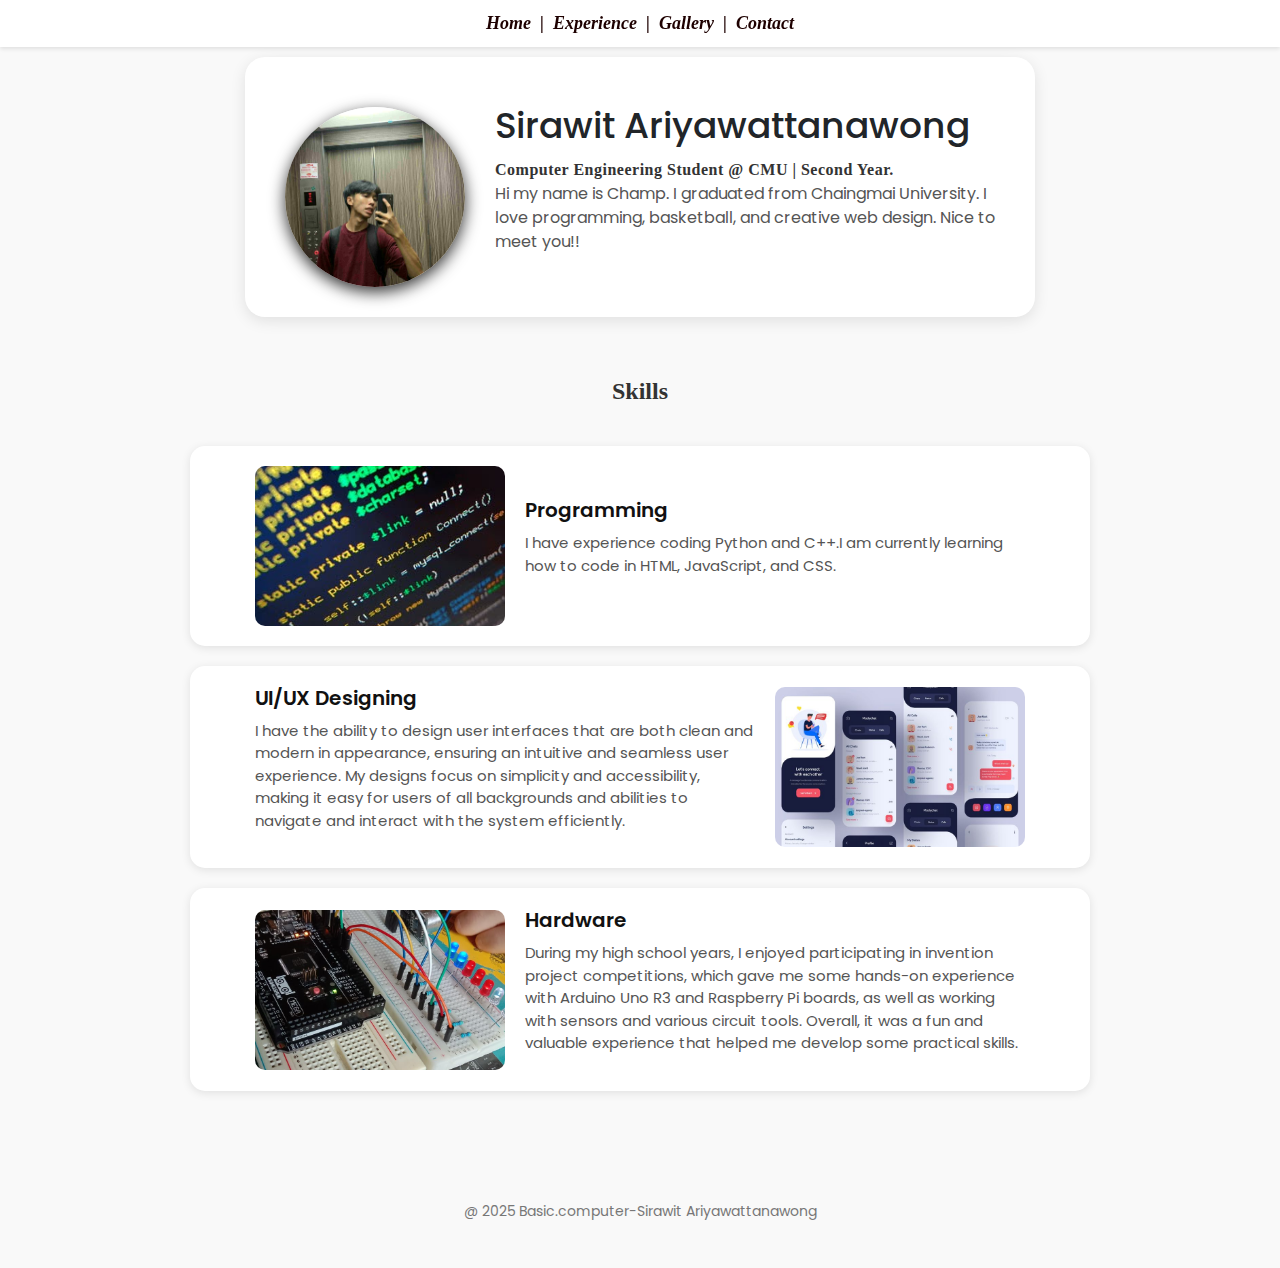
<file: index.html>
<!DOCTYPE html>
<html lang="en">
<head>
    <link href="https://cdn.jsdelivr.net/npm/bootstrap@5.3.7/dist/css/bootstrap.min.css" rel="stylesheet" integrity="sha384-LN+7fdVzj6u52u30Kp6M/trliBMCMKTyK833zpbD+pXdCLuTusPj697FH4R/5mcr" crossorigin="anonymous">
    <script src="https://cdn.jsdelivr.net/npm/bootstrap@5.3.7/dist/js/bootstrap.bundle.min.js" integrity="sha384-ndDqU0Gzau9qJ1lfW4pNLlhNTkCfHzAVBReH9diLvGRem5+R9g2FzA8ZGN954O5Q" crossorigin="anonymous"></script>
    <link href="https://cdn.jsdelivr.net/npm/bootstrap@5.3.0/dist/css/bootstrap.min.css" rel="stylesheet">
    
    <meta charset="UTF-8">
    <meta name="viewport" content="width=device-width, initial-scale=1.0">
    <title>My Portfolio</title>
    <link rel="stylesheet" href="css/style.css">
    <link href="https://fonts.googleapis.com/css2?family=Poppins:wght@400;600&display=swap" rel="stylesheet">

</head>
<body>

<nav class="navbar fixed-top bg-white">
  <div class="container justify-content-center">
    
    <a class="nav-link font-soft" href="index.html">Home &nbsp;|&nbsp;&nbsp;</a>
    <a class="nav-link font-soft" href="experience.html">Experience &nbsp;|&nbsp;&nbsp;</a>
    <a class="nav-link font-soft" href="gallery.html">Gallery &nbsp;|&nbsp;&nbsp;</a>
    <a class="nav-link font-soft" href="contact.html">Contact</a>
    
  </div>
</nav>

 <div class="intro">
    <img src="profile pic lab1.jfif" alt="Profile Picture" class="profile-pic" />
    <div class="intro-text">
      <h1>Sirawit Ariyawattanawong</h1>
      <p><span class="subheading">Computer Engineering Student @ CMU | Second year.</span><br>
      Hi my name is Champ. I graduated from Chaingmai University. I love programming, basketball, and creative web design. Nice to meet you!!</p>
  </div>
</div>

<section class="skills-section">
  <h2 class="subheading2">Skills</h2>


  <div class="skill-card">
    <img src="pics1.jfif" alt="Programming" class="skill-img">
    <div class="skill-text">
      <h3>Programming</h3>
      <p>
        I have experience coding Python and C++.I am currently learning how to code in HTML, JavaScript, and CSS.
      </p>
    </div>
  </div>


  <div class="skill-card">
    <div class="skill-text">
      <h3>UI/UX Designing</h3>
      <p>
        I have the ability to design user interfaces that are both clean and modern in appearance, ensuring an intuitive and seamless user experience. My designs focus on simplicity and accessibility, making it easy for users of all backgrounds and abilities to navigate and interact with the system efficiently.
      </p>
    </div>
    <img src="pics3.jfif" alt="UI/UX" class="skill-img">
  </div>

  
  <div class="skill-card">
    <img src="pics2.jfif" alt="DevOps" class="skill-img">
    <div class="skill-text">
      <h3>Hardware</h3>
      <p>
        During my high school years, I enjoyed participating in invention project competitions, which gave me some hands-on experience with Arduino Uno R3 and Raspberry Pi boards, as well as working with sensors and various circuit tools. Overall, it was a fun and valuable experience that helped me develop some practical skills.
      </p>
    </div>
  </div>
</section>


<footer class="footer">
  <p>@ 2025 Basic.computer-Sirawit Ariyawattanawong</p>
</footer>


</body>
</html>
</file>
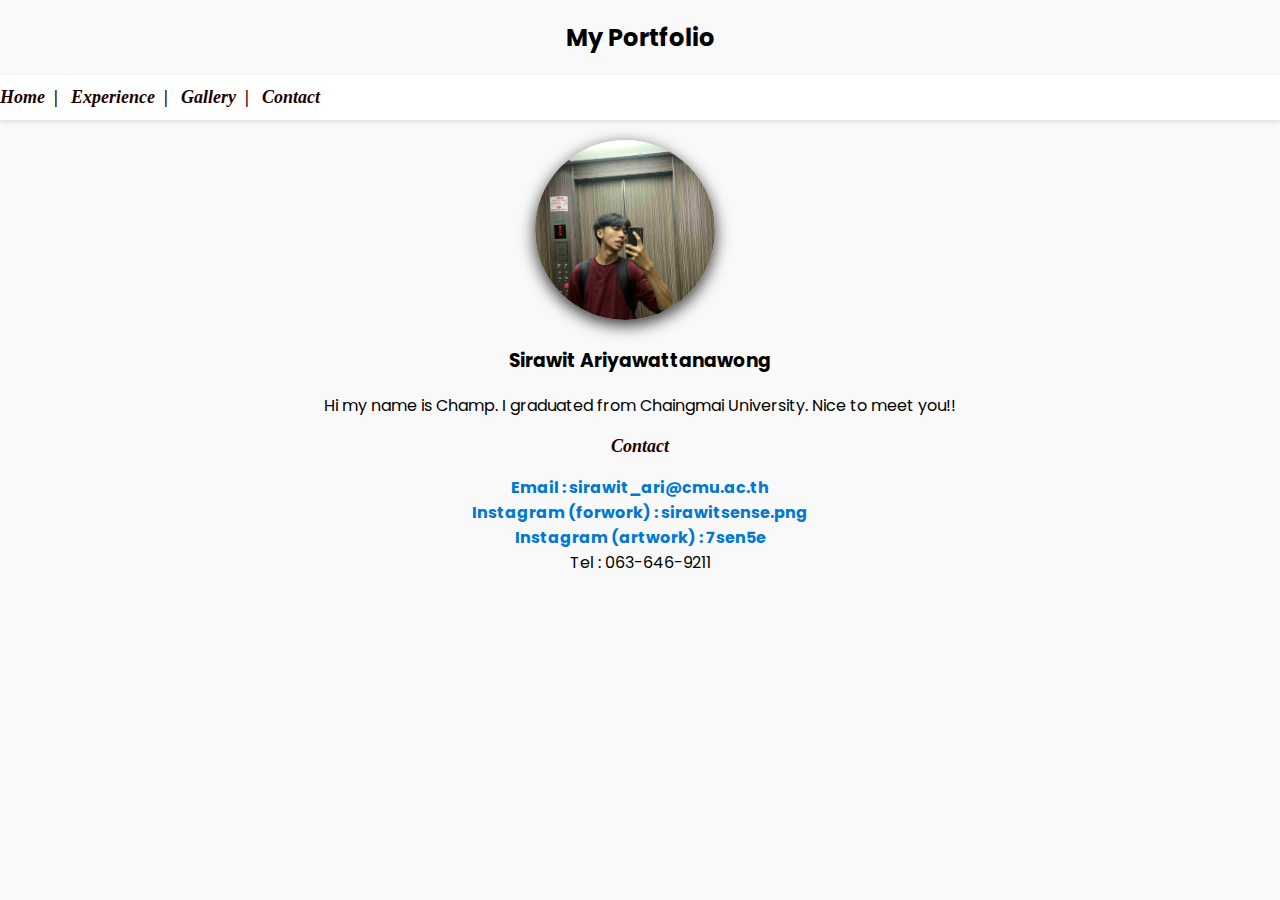
<file: contact.html>
<!DOCTYPE html>
<html lang="en">
<head>
    <link href="https://cdn.jsdelivr.net/npm/bootstrap@5.3.7/dist/css/bootstrap.min.css" rel="stylesheet" integrity="sha384-LN+7fdVzj6u52u30Kp6M/trliBMCMKTyK833zpbD+pXdCLuTusPj697FH4R/5mcr" crossorigin="anonymous">
    <script src="https://cdn.jsdelivr.net/npm/bootstrap@5.3.7/dist/js/bootstrap.bundle.min.js" integrity="sha384-ndDqU0Gzau9qJ1lfW4pNLlhNTkCfHzAVBReH9diLvGRem5+R9g2FzA8ZGN954O5Q" crossorigin="anonymous"></script>
    
    <meta charset="UTF-8">
    <meta name="viewport" content="width=device-width, initial-scale=1.0">
    <title>My Portfolio</title>
    <link rel="stylesheet" href="css/style.css">
    <link href="https://fonts.googleapis.com/css2?family=Poppins:wght@400;600&display=swap" rel="stylesheet">
    

</head>
<body>

<div class="centered">   
    <h2 class="font-embossed">My Portfolio</h2>
</div>     

<nav class="navbar fixed-top bg-white">
  <div class="container justify-content-center">
    
    <a class="nav-link font-soft" href="index.html">Home &nbsp;|&nbsp;&nbsp;</a>
    <a class="nav-link font-soft" href="experience.html">Experience &nbsp;|&nbsp;&nbsp;</a>
    <a class="nav-link font-soft" href="gallery.html">Gallery &nbsp;|&nbsp;&nbsp;</a>
    <a class="nav-link font-soft" href="contact.html">Contact</a>
    
  </div>
</nav>

<div class="centered"> 
    <img src="profile pic lab1.jfif" width=200px alt=""  class="profile-pic"/>
</div>

<div class="centered">   
    <h3>Sirawit Ariyawattanawong</h3>
</div> 

<div class="centered"> 
    <p>
      Hi my name is Champ. I graduated from Chaingmai University. Nice to meet you!!
    </p>
</div>

<div class="centered" >   
    <h3 class="font-soft">Contact</h3>
</div>


<div class="centered"> 
   <p> <a href="https://outlook.office.com/mail/"target="_blank">Email : sirawit_ari@cmu.ac.th </a> <br>
    
    <a href="https://www.instagram.com/sirawitsense.png/profilecard/?igsh=MW11ZXY0czdia25rNA==4
    "target="_blank">Instagram (forwork) : sirawitsense.png  </a> <br>

    <a href="https://www.instagram.com/7sen5e?igsh=MWUzcTFrOXpsand0aA%3D%3D&utm_source=qr
    "target="_blank">Instagram (artwork) : 7sen5e  </a> <br>
    
    Tel : 063-646-9211
 </p>
 
</div>



</body>
</html>
</file>
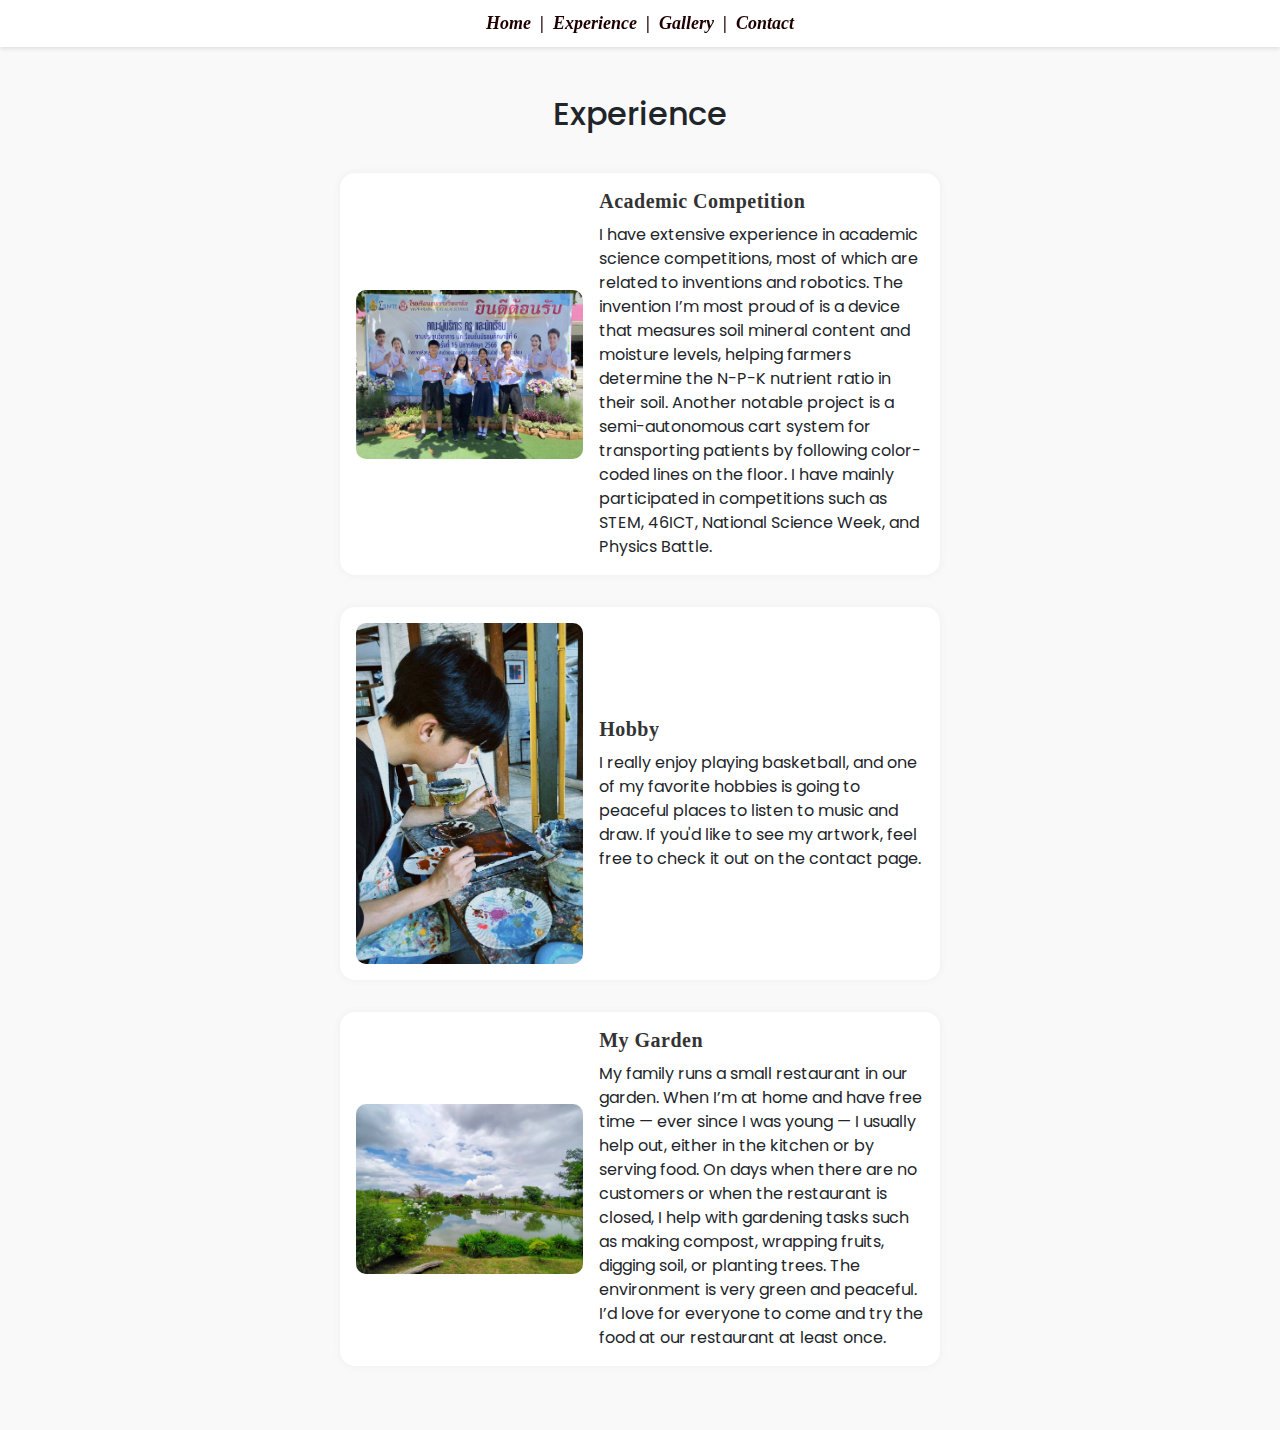
<file: experience.html>
<!DOCTYPE html>
<html lang="en">
<head>
    <link href="https://cdn.jsdelivr.net/npm/bootstrap@5.3.7/dist/css/bootstrap.min.css" rel="stylesheet" integrity="sha384-LN+7fdVzj6u52u30Kp6M/trliBMCMKTyK833zpbD+pXdCLuTusPj697FH4R/5mcr" crossorigin="anonymous">
    <script src="https://cdn.jsdelivr.net/npm/bootstrap@5.3.7/dist/js/bootstrap.bundle.min.js" integrity="sha384-ndDqU0Gzau9qJ1lfW4pNLlhNTkCfHzAVBReH9diLvGRem5+R9g2FzA8ZGN954O5Q" crossorigin="anonymous"></script>
    <link href="https://cdn.jsdelivr.net/npm/bootstrap@5.3.0/dist/css/bootstrap.min.css" rel="stylesheet">

     <link href="https://cdn.jsdelivr.net/npm/bootstrap@5.3.0/dist/css/bootstrap.min.css" rel="stylesheet">
    
    <meta charset="UTF-8">
    <meta name="viewport" content="width=device-width, initial-scale=1.0">
    <title>My Portfolio</title>
    <link rel="stylesheet" href="css/style.css">
    <link href="https://fonts.googleapis.com/css2?family=Poppins:wght@400;600&display=swap" rel="stylesheet">


</head>
<body>

<nav class="navbar fixed-top bg-white">
  <div class="container justify-content-center">
    
    <a class="nav-link font-soft" href="index.html">Home &nbsp;|&nbsp;&nbsp;</a>
    <a class="nav-link font-soft" href="experience.html">Experience &nbsp;|&nbsp;&nbsp;</a>
    <a class="nav-link font-soft" href="gallery.html">Gallery &nbsp;|&nbsp;&nbsp;</a>
    <a class="nav-link font-soft" href="contact.html">Contact</a>
    
  </div>
</nav>

<div class="container py-5">
    <h2 class="text-center mb-4">Experience</h2>
    
    <div class="d-flex flex-wrap justify-content-center">

      
      <div class="card-custom bg-white">
        <img src="pics6.png" alt="Project MIS">
        <div class="card-body">
          <h5 class="card-title subheading">Academic competition</h5>
          <p class="card-text">I have extensive experience in academic science competitions, most of which are related to inventions and robotics. The invention I’m most proud of is a device that measures soil mineral content and moisture levels, helping farmers determine the N-P-K nutrient ratio in their soil. Another notable project is a semi-autonomous cart system for transporting patients by following color-coded lines on the floor. I have mainly participated in competitions such as STEM, 46ICT, National Science Week, and Physics Battle.</p>
        </div>
      </div>

      
      <div class="card-custom bg-white">
        <img src="pics7.jpg" alt="CPE Scholar">
        <div class="card-body">
          <h5 class="card-title subheading">Hobby</h5>
          <p class="card-text">I really enjoy playing basketball, and one of my favorite hobbies is going to peaceful places to listen to music and draw. If you'd like to see my artwork, feel free to check it out on the contact page.</p>
        </div>
      </div>

      
      <div class="card-custom bg-white">
        <img src="pics4garden.jpg" alt="Biobank">
        <div class="card-body">
          <h5 class="card-title subheading">My Garden</h5>
          <p class="card-text">My family runs a small restaurant in our garden. When I’m at home and have free time — ever since I was young — I usually help out, either in the kitchen or by serving food. On days when there are no customers or when the restaurant is closed, I help with gardening tasks such as making compost, wrapping fruits, digging soil, or planting trees. The environment is very green and peaceful. I’d love for everyone to come and try the food at our restaurant at least once.</p>
        </div>
      </div>

    </div>
  </div>


</body>
</html>
</file>
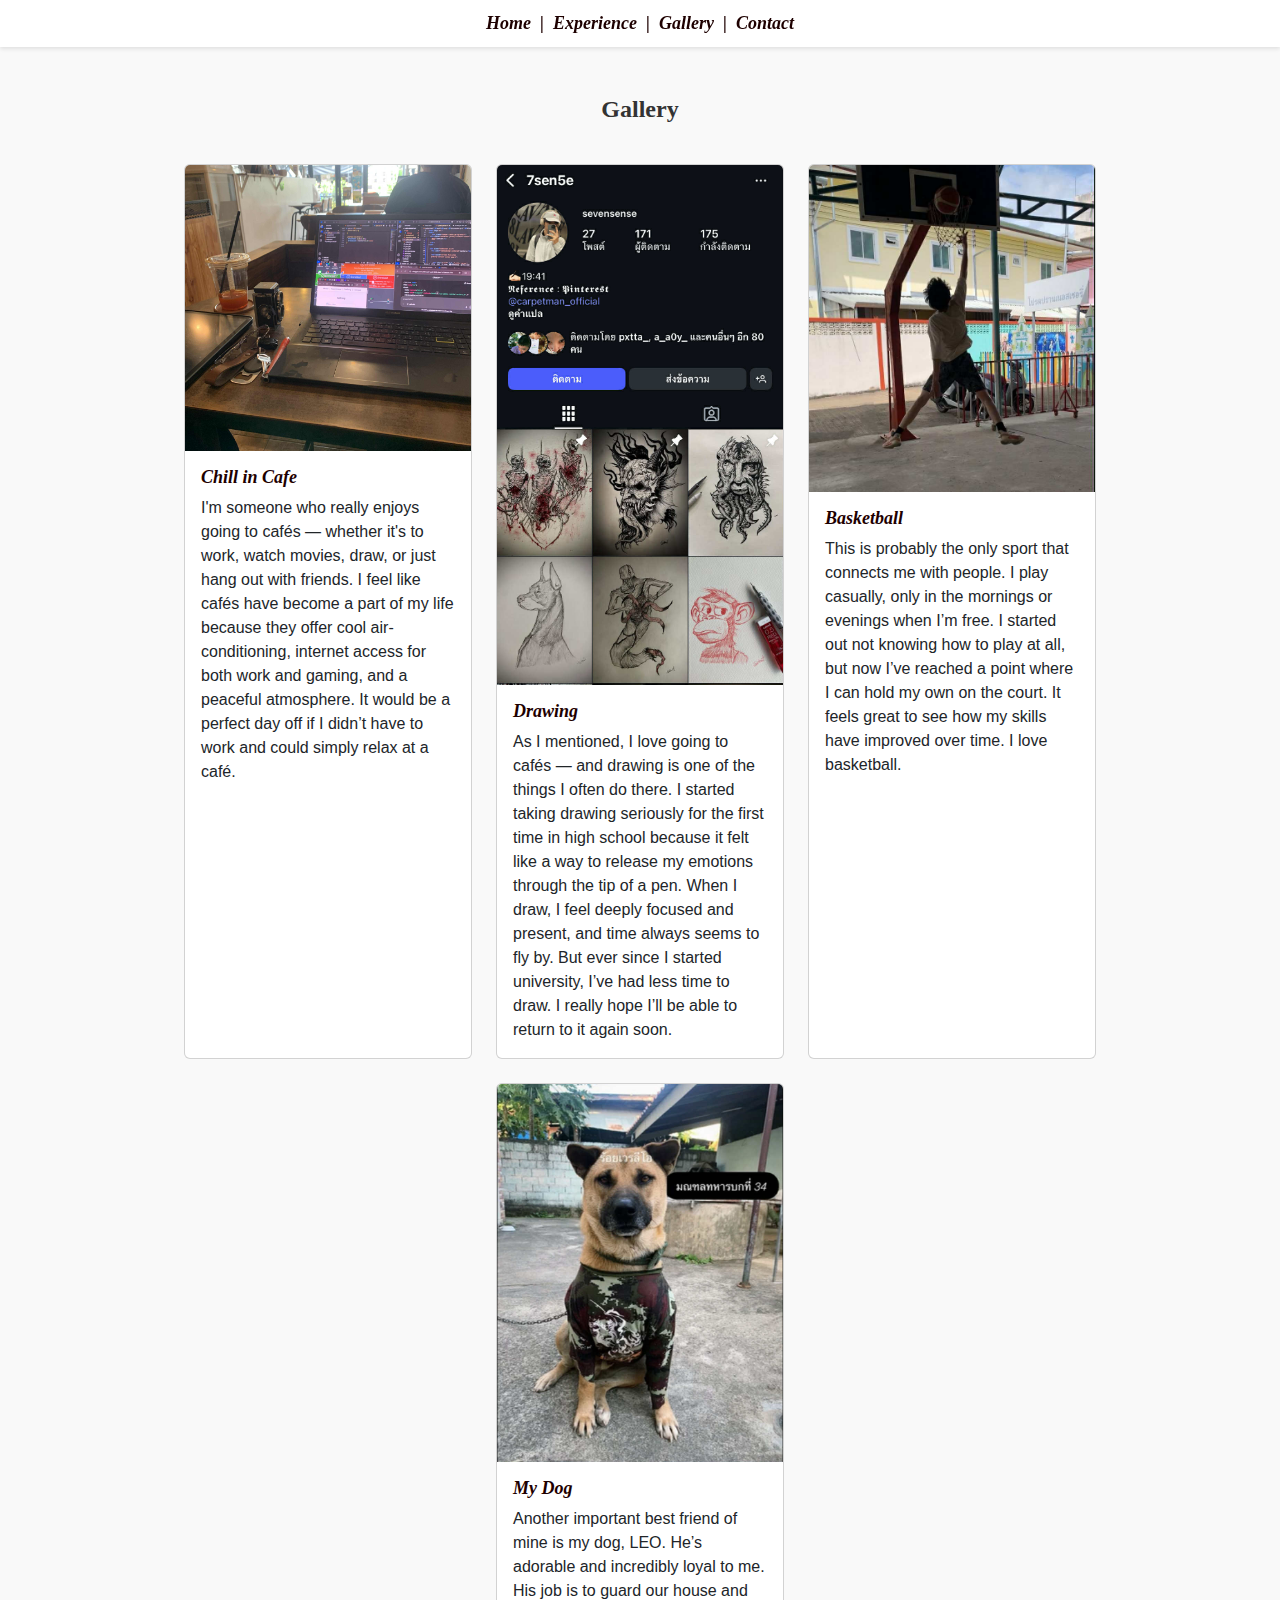
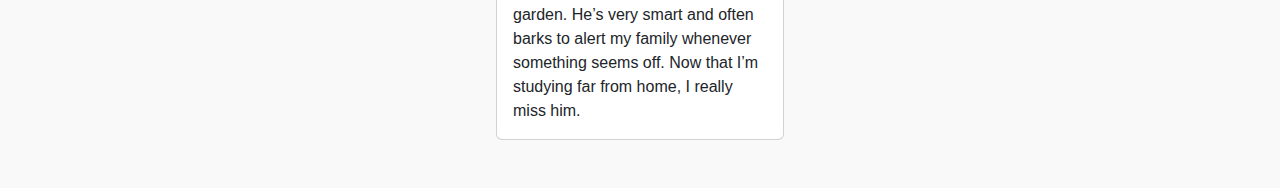
<file: gallery.html>
<!DOCTYPE html>
<html lang="en">
<head>
  <meta charset="UTF-8" />
  <meta name="viewport" content="width=device-width, initial-scale=1.0" />
  <title>Gallery</title>
  
  <link href="https://cdn.jsdelivr.net/npm/bootstrap@5.3.0/dist/css/bootstrap.min.css" rel="stylesheet" />
  <script src="https://cdn.jsdelivr.net/npm/bootstrap@5.3.0/dist/js/bootstrap.bundle.min.js"></script>
  <link rel="stylesheet" href="css/style.css">
</head>
<body>

    <nav class="navbar fixed-top bg-white">
  <div class="container justify-content-center">
    
    <a class="nav-link font-soft" href="index.html">Home &nbsp;|&nbsp;&nbsp;</a>
    <a class="nav-link font-soft" href="experience.html">Experience &nbsp;|&nbsp;&nbsp;</a>
    <a class="nav-link font-soft" href="gallery.html">Gallery &nbsp;|&nbsp;&nbsp;</a>
    <a class="nav-link font-soft" href="contact.html">Contact</a>
    
  </div>
</nav>

  <div class="container py-5">
    <h2 class="subheading2 centered">Gallery</h2>
    
    <div class="d-flex flex-wrap justify-content-center gap-4">
      
      
      <div class="card" style="width: 18rem;">
        <img src="cafe.jfif" class="card-img-top" alt="Book Shop" />
        <div class="card-body">
          <h5 class="card-title font-soft">Chill in Cafe</h5>
          <p class="card-text">I'm someone who really enjoys going to cafés — whether it's to work, watch movies, draw, or just hang out with friends. I feel like cafés have become a part of my life because they offer cool air-conditioning, internet access for both work and gaming, and a peaceful atmosphere. It would be a perfect day off if I didn’t have to work and could simply relax at a café.</p>
        </div>
      </div>
      
      
      <div class="card" style="width: 18rem;">
        <img src="igdraw.jfif" class="card-img-top" alt="Krabi Trip" />
        <div class="card-body">
          <h5 class="card-title font-soft">Drawing</h5>
          <p class="card-text">As I mentioned, I love going to cafés — and drawing is one of the things I often do there. I started taking drawing seriously for the first time in high school because it felt like a way to release my emotions through the tip of a pen. When I draw, I feel deeply focused and present, and time always seems to fly by. But ever since I started university, I’ve had less time to draw. I really hope I’ll be able to return to it again soon.</p>
        </div>
      </div>
      
     
      <div class="card" style="width: 18rem;">
        <img src="bas.jfif" class="card-img-top" alt="Cat" />
        <div class="card-body">
          <h5 class="card-title font-soft">Basketball</h5>
          <p class="card-text">This is probably the only sport that connects me with people. I play casually, only in the mornings or evenings when I’m free. I started out not knowing how to play at all, but now I’ve reached a point where I can hold my own on the court. It feels great to see how my skills have improved over time. I love basketball.</p>
        </div>
      </div>
      
      
      <div class="card" style="width: 18rem;">
        <img src="dog.jfif" class="card-img-top" alt="Brown the dog" />
        <div class="card-body">
          <h5 class="card-title font-soft">My Dog</h5>
          <p class="card-text">Another important best friend of mine is my dog, LEO. He’s adorable and incredibly loyal to me. His job is to guard our house and garden. He’s very smart and often barks to alert my family whenever something seems off. Now that I’m studying far from home, I really miss him.</p>
        </div>
      </div>
    
    </div>
  </div>


  
</body>
</html>
</file>
<file: css/style.css>
.centered {
      text-align: center;
      border: none;
      outline: none;
    }

/* คำสั่งปรับให้อยู่ตรงกลาง ที่ใส่border กับ outlineมาเพิ่มเพราะตอนแรกลองรันโค้ดแล้วมีสี่เหลี่ยมสีเขียวมาจากไหนไม่รู้เลยใส่ none ดักไว้ */

.profile-pic {
  border-radius: 80px;
  box-shadow: 0 5px 16px rgba(0, 0, 0, 0.8); 
  margin-top: 20px; 
}

/* noteeeee radius เลขยิ่งเยอะยิ่งมน
shadow 8px คือเลื่อนเงาลง
16 px คือการเบลอเงา
ค่า rgb คือการคุมสี */

.text-box {
  border: 3px solid #9d0303;
  padding: 15px;               
  margin: 20px auto;            
  width: 80%;                   
  border-radius: 8px;           
  background-color: #e1cccc;    
  box-shadow: 0 4px 10px rgba(0, 0, 0, 0.1);
}

.font-main {
  font-family: 'Segoe UI', Tahoma, Geneva, Verdana, sans-serif;
  font-size: 16px;
  font-weight: normal;
  color: #ab1e1e;
} 

.font-heading {
  font-style: italic;
  font-size: 30px;
  font-weight: bold;
  color: #000000;          
  border-radius: 20px;           
  background-color: #e1cccc;    
  box-shadow: 0 4px 10px rgba(0, 0, 0, 0.1);
}

.font-soft {
  font-family: 'Georgia', serif;
  font-size: 18px;
  font-style: oblique;
  font-weight: bold;
  color: #1e0000;
  
  
}




.navbar {
  background-color: #ffffff;
  box-shadow: 0 2px 4px rgba(0,0,0,0.1);
  padding: 10px 0;
  position: sticky;
  top: 0;
  z-index: 100;
}
.nav-links {
  text-align: center;
}
.nav-links a {
  margin: 0 15px;
  color: #0078D4;
  font-weight: 500;
}

.skills-container {
  display: flex;
  justify-content: space-around;
  flex-wrap: wrap;
  margin: 40px auto;
}
.skill-box {
  width: 40%;
  background-color: #ffffff;
  padding: 20px;
  margin: 10px;
  border-radius: 12px;
  box-shadow: 0 4px 12px rgba(0,0,0,0.1);
}

a {
  color: #0078D4;
  text-decoration: none;
  font-weight: bold;
}
a:hover {
  text-decoration: underline;
}

body {
  margin: 0;
  font-family: 'Poppins', sans-serif;
  background-color: #f9f9f9;
}
.intro {
  display: flex;
  align-items: center;
  justify-content: center;
  margin-top: 10px;
  padding: 30px 40px;
  border-radius: 20px;
  box-shadow: 0 4px 15px rgba(0,0,0,0.1);
  background-color: white;
  width: fit-content;
  margin-left: auto;
  margin-right: auto;
}

.profile-pic {
  width: 180px;
  height: 180px;
  border-radius: 50%;
  object-fit: cover;
  margin-right: 30px;
}

.intro-text h1 {
  font-size: 36px;
  margin: 0;
}

.intro-text p {
  font-size: 16px;
  color: #555;
  margin-top: 10px;
  max-width: 500px;
}

.subheading {
  font-family: 'Merriweather', serif; */
  font-size: 20px;
  font-weight: 600;
  color: #333;
  margin-bottom: 10px;
  text-transform: capitalize;
  letter-spacing: 0.5px;
}

.skills-section {
  margin-top: 60px;
  padding: 0 20px 60px;
  text-align: center;
}

.subheading2 {
  font-family: 'Merriweather', serif;
  font-size: 24px;
  font-weight: 600;
  margin-bottom: 40px;
  color: #333;
}

.skill-card {
  display: flex;
  align-items: center;
  justify-content: center;
  background-color: white;
  border-radius: 15px;
  box-shadow: 0 2px 10px rgba(0,0,0,0.1);
  margin: 20px auto;
  padding: 20px;
  max-width: 900px;
  gap: 20px;
  flex-wrap: wrap;
}

.skill-img {
  width: 250px;
  height: 160px;
  border-radius: 10px;
  object-fit: cover;
}

.skill-text {
  text-align: left;
  max-width: 500px;
}

.skill-text h3 {
  margin: 0;
  font-weight: 600;
  font-size: 20px;
  color: #111;
}

.skill-text p {
  margin-top: 10px;
  color: #555;
  font-size: 15px;
  line-height: 1.5;
}

.footer {
  text-align: center;
  padding: 30px 0;
  font-size: 14px;
  color: #777;
  background-color: transparent;
}

.card-custom {
  width: 100%;
  max-width: 600px;
  display: flex;
  flex-direction: row;
  align-items: center;
  padding: 1rem;
  border-radius: 15px;
  box-shadow: 0 0 10px rgba(0,0,0,0.05);
  margin: 1rem;
}

.card-custom img {
  width: 40%;
  height: auto;
  border-radius: 10px;
  object-fit: cover;
}

.card-body {
  flex: 1;
  padding-left: 1rem;
}

/* Responsive: Layout แนวตั้งเมื่อจอแคบ */
@media (max-width: 768px) {
  .card-custom {
    flex-direction: column;
    text-align: center;
  }

  .card-custom img {
    width: 100%;
    margin-bottom: 1rem;
  }

  .card-body {
    padding-left: 0;
  }
}

.centered {
      text-align: center;
      border: none;
      outline: none;
    }
</file>
